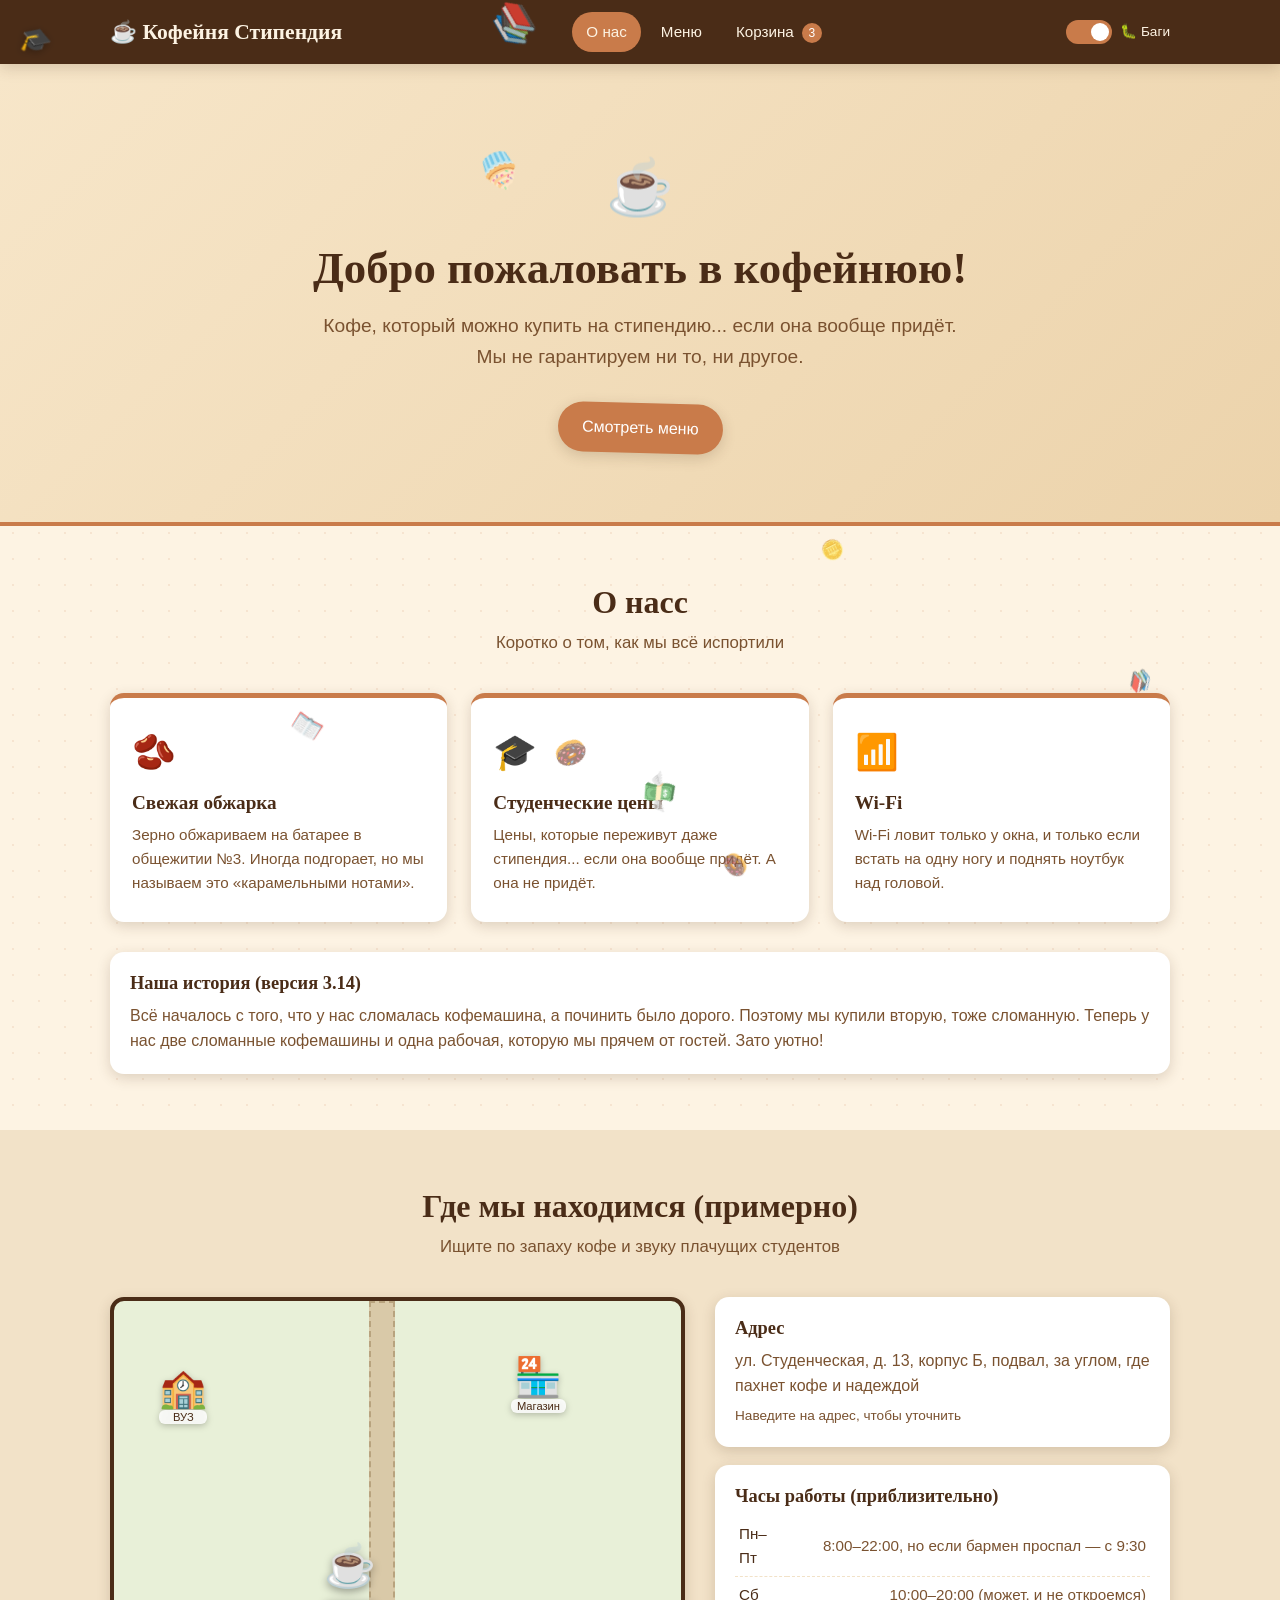
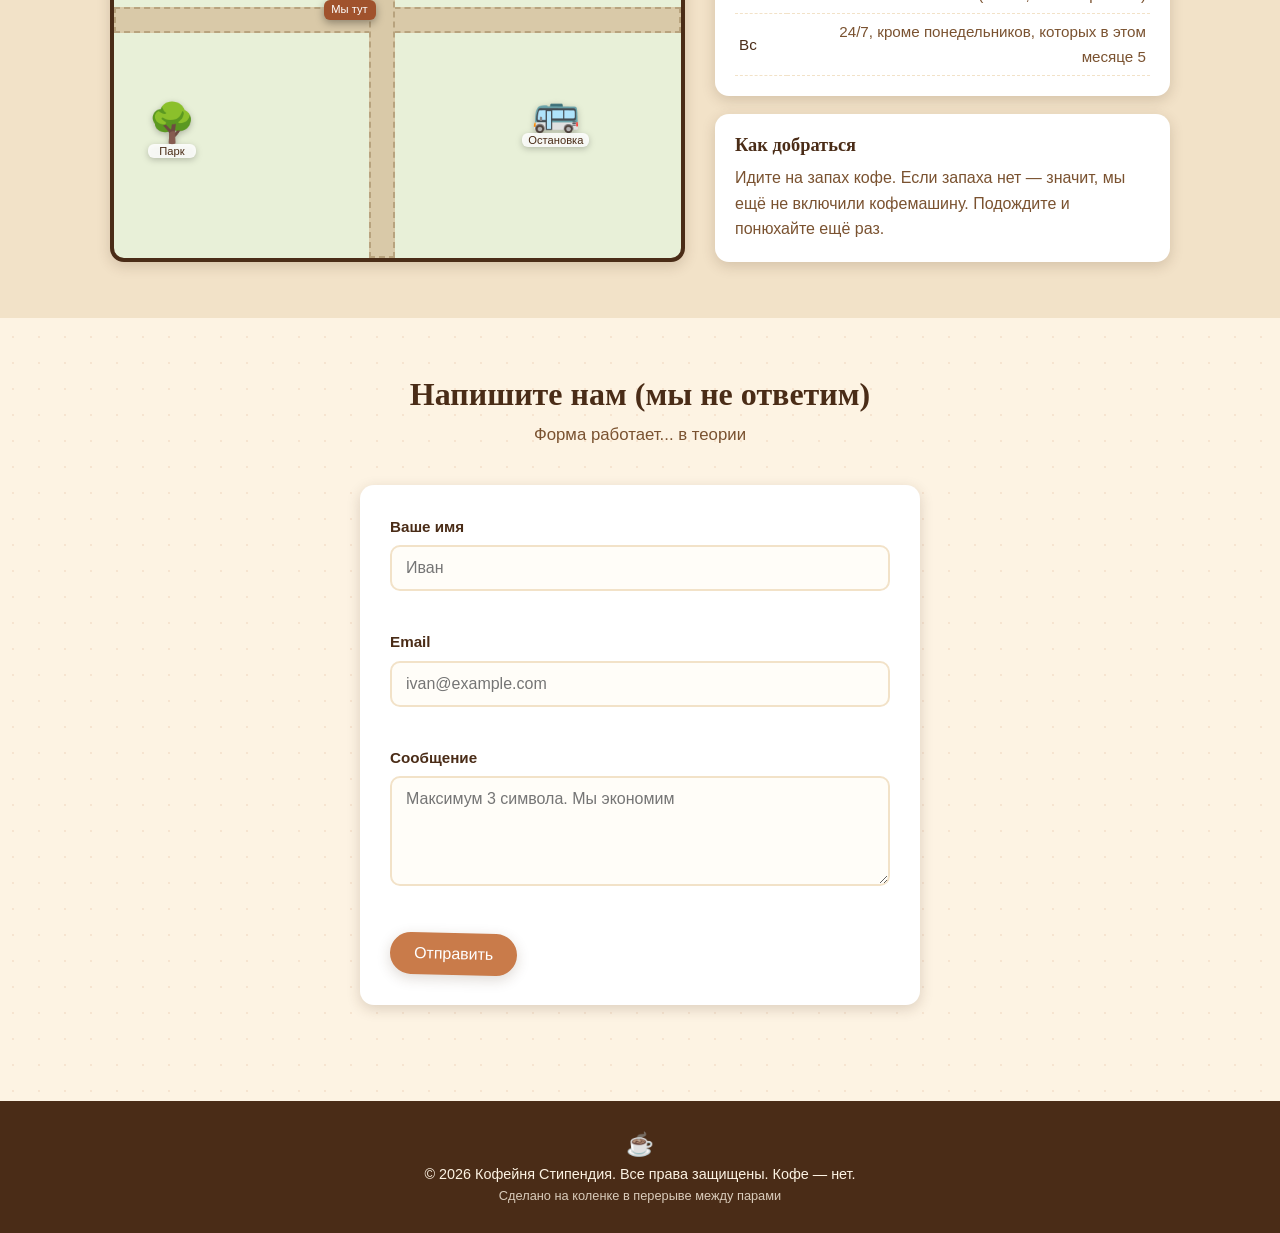
<file: index.html>
<!DOCTYPE html>
<html lang="ru">
<head>
  <meta charset="UTF-8">
  <meta name="viewport" content="width=device-width, initial-scale=1.0">
  <title>Кофейня Стипендия — О нас</title>
  <link rel="stylesheet" href="css/style.css">
</head>
<body>

  <!-- ================= Шапка ================= -->
  <header class="site-header">
    <div class="container header-inner">
      <a href="index.html" class="logo">☕ Кофейня Стипендия</a>
      <nav class="main-nav">
        <a href="index.html" class="nav-link active">О нас</a>
        <a href="menu.html" class="nav-link">Меню</a>
        <a href="cart.html" class="nav-link">Корзина <span id="cart-count" class="cart-count">0</span></a>
      </nav>
      <label class="switch" title="Переключить режим багов">
        <input type="checkbox" id="bug-toggle">
        <span class="slider"></span>
        <span class="switch-label" id="switch-label">🐛 Баги</span>
      </label>
    </div>
  </header>

  <main>
    <!-- ================= Hero ================= -->
    <section class="hero">
      <div class="container">
        <span class="hero-emoji">☕</span>
        <h1 data-bug="Добро пожаловать в кофейнюю!" data-normal="Добро пожаловать в кофейню!">Добро пожаловать в кофейню!</h1>
        <p data-bug="Кофе, который можно купить на стипендию... если она вообще придёт. Мы не гарантируем ни то, ни другое."
           data-normal="Кофе, который можно купить на стипендию. Уютно, тепло и рядом с универом.">
          Кофе, который можно купить на стипендию. Уютно, тепло и рядом с универом.
        </p>
        <a href="menu.html" class="btn" id="hero-cta">Смотреть меню</a>
      </div>
    </section>

    <!-- ================= О нас ================= -->
    <section class="section">
      <div class="container">
        <h2 class="section-title" data-bug="О насс" data-normal="О нас">О нас</h2>
        <p class="section-sub" data-bug="Коротко о том, как мы всё испортили"
           data-normal="Коротко о том, кто мы такие">Коротко о том, кто мы такие</p>

        <div class="cards-grid">
          <div class="card">
            <span class="card-emoji">🫘</span>
            <h3 data-bug="Свежая обжарка" data-normal="Свежая обжарка">Свежая обжарка</h3>
            <p data-bug="Зерно обжариваем на батарее в общежитии №3. Иногда подгорает, но мы называем это «карамельными нотами»."
               data-normal="Зерно обжариваем каждое утро, чтобы кофе был ароматным.">
              Зерно обжариваем каждое утро, чтобы кофе был ароматным.
            </p>
          </div>
          <div class="card">
            <span class="card-emoji">🎓</span>
            <h3 data-bug="Студенческие цены" data-normal="Студенческие цены">Студенческие цены</h3>
            <p data-bug="Цены, которые переживут даже стипендия... если она вообще придёт. А она не придёт."
               data-normal="Цены, которые переживут даже стипендия.">
              Цены, которые переживут даже стипендия.
            </p>
          </div>
          <div class="card">
            <span class="card-emoji">📶</span>
            <h3 data-bug="Wi-Fi" data-normal="Wi-Fi">Wi-Fi</h3>
            <p data-bug="Wi-Fi ловит только у окна, и только если встать на одну ногу и поднять ноутбук над головой."
               data-normal="Быстрый Wi-Fi для пар и дедлайнов.">
              Быстрый Wi-Fi для пар и дедлайнов.
            </p>
          </div>
        </div>

        <div class="info-block" style="margin-top: 30px;">
          <h3 data-bug="Наша история (версия 3.14)" data-normal="Наша история">Наша история</h3>
          <p data-bug="Всё началось с того, что у нас сломалась кофемашина, а починить было дорого. Поэтому мы купили вторую, тоже сломанную. Теперь у нас две сломанные кофемашины и одна рабочая, которую мы прячем от гостей. Зато уютно!"
             data-normal="Всё началось с маленькой кофемашины в общежитии. Теперь у нас уютная кофейня рядом с университетом, где каждый найдёт свой любимый напиток.">
            Всё началось с маленькой кофемашины в общежитии. Теперь у нас уютная кофейня рядом с университетом, где каждый найдёт свой любимый напиток.
          </p>
        </div>
      </div>
    </section>

    <!-- ================= Место ================= -->
    <section class="section" style="background: var(--cream-dark);">
      <div class="container">
        <h2 class="section-title" data-bug="Где мы находимся (примерно)" data-normal="Где мы находимся">Где мы находимся</h2>
        <p class="section-sub" data-bug="Ищите по запаху кофе и звуку плачущих студентов"
           data-normal="Ищите по запаху кофе">Ищите по запаху кофе</p>

        <div class="map-wrap">
          <div class="map" id="map">
            <div class="map-road h"></div>
            <div class="map-road v"></div>
            <div class="map-landmark" style="left: 8%; top: 12%;">🏫<small>ВУЗ</small></div>
            <div class="map-landmark" style="left: 70%; top: 10%;">🏪<small>Магазин</small></div>
            <div class="map-landmark" style="left: 72%; top: 70%;">🚌<small>Остановка</small></div>
            <div class="map-landmark" style="left: 6%; top: 72%;">🌳<small>Парк</small></div>
            <div class="map-shop" id="map-shop" style="left: 42%; top: 40%;">☕<small>Мы тут</small></div>
          </div>

          <div class="map-info">
            <div class="info-block">
              <h3>Адрес</h3>
              <p id="address" data-bug="ул. Студенческая, д. 13, корпус Б, подвал, за углом, где пахнет кофе и надеждой"
                 data-normal="ул. Студенческая, д. 13">
                ул. Студенческая, д. 13
              </p>
              <p style="font-size: 0.85rem; color: var(--brown-light); margin-top: 6px;" id="address-hint">
                Наведите на адрес, чтобы уточнить
              </p>
            </div>

            <div class="info-block">
              <h3 data-bug="Часы работы (приблизительно)" data-normal="Часы работы">Часы работы</h3>
              <table class="hours-table">
                <tr>
                  <td data-bug="Пн–Пт" data-normal="Пн–Пт">Пн–Пт</td>
                  <td data-bug="8:00–22:00, но если бармен проспал — с 9:30" data-normal="8:00–22:00">8:00–22:00</td>
                </tr>
                <tr>
                  <td data-bug="Сб" data-normal="Сб">Сб</td>
                  <td data-bug="10:00–20:00 (может, и не откроемся)" data-normal="10:00–20:00">10:00–20:00</td>
                </tr>
                <tr>
                  <td data-bug="Вс" data-normal="Вс">Вс</td>
                  <td data-bug="24/7, кроме понедельников, которых в этом месяце 5" data-normal="11:00–18:00">11:00–18:00</td>
                </tr>
              </table>
            </div>

            <div class="info-block">
              <h3 data-bug="Как добраться" data-normal="Как добраться">Как добраться</h3>
              <p data-bug="Идите на запах кофе. Если запаха нет — значит, мы ещё не включили кофемашину. Подождите и понюхайте ещё раз."
                 data-normal="5 минут пешком от главного корпуса, 2 минуты от остановки.">
                5 минут пешком от главного корпуса, 2 минуты от остановки.
              </p>
            </div>
          </div>
        </div>
      </div>
    </section>

    <!-- ================= Обратная связь ================= -->
    <section class="section">
      <div class="container">
        <h2 class="section-title" data-bug="Напишите нам (мы не ответим)" data-normal="Напишите нам">Напишите нам</h2>
        <p class="section-sub" data-bug="Форма работает... в теории"
           data-normal="Оставьте сообщение, и мы обязательно ответим">Оставьте сообщение, и мы обязательно ответим</p>

        <form class="form-card" id="contact-form" novalidate>
          <div class="form-group">
            <label for="cf-name">Ваше имя</label>
            <input type="text" id="cf-name" placeholder="Иван" autocomplete="off">
            <div class="form-error" id="cf-name-error"></div>
          </div>
          <div class="form-group">
            <label for="cf-email">Email</label>
            <input type="email" id="cf-email" placeholder="ivan@example.com" autocomplete="off">
            <div class="form-error" id="cf-email-error"></div>
          </div>
          <div class="form-group">
            <label for="cf-message">Сообщение</label>
            <textarea id="cf-message" placeholder="Напишите что-нибудь приятное"></textarea>
            <div class="form-error" id="cf-message-error"></div>
          </div>
          <button type="submit" class="btn" id="cf-submit">Отправить</button>
          <div class="form-success" id="cf-success" style="display: none;"></div>
        </form>
      </div>
    </section>
  </main>

  <!-- ================= Подвал ================= -->
  <footer class="site-footer">
    <div class="container">
      <span class="footer-emoji">☕</span>
      <p data-bug="© 2026 Кофейня Стипендия. Все права защищены. Кофе — нет."
         data-normal="© 2026 Кофейня Стипендия. Все права защищены.">
        © 2026 Кофейня Стипендия. Все права защищены.
      </p>
      <p style="font-size: 0.8rem; opacity: 0.8;" data-bug="Сделано на коленке в перерыве между парами"
         data-normal="Сделано с любовью и кофеином">Сделано с любовью и кофеином</p>
    </div>
  </footer>

  <script src="js/bugs.js"></script>
  <script src="js/about.js"></script>
</body>
</html>
</file>
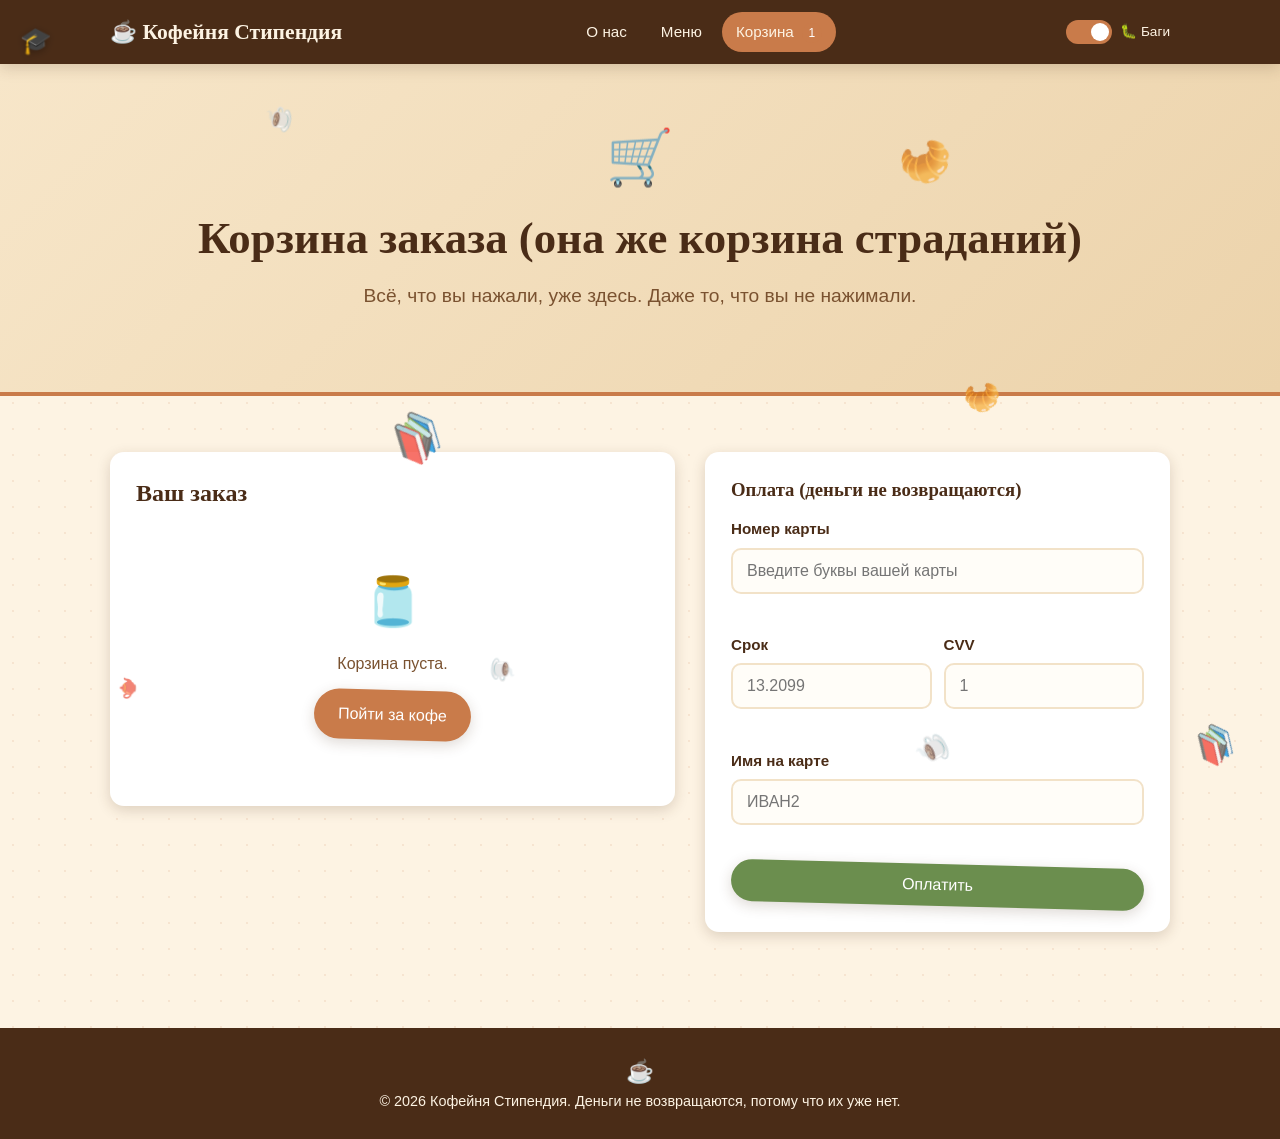
<file: cart.html>
<!DOCTYPE html>
<html lang="ru">
<head>
  <meta charset="UTF-8">
  <meta name="viewport" content="width=device-width, initial-scale=1.0">
  <title>Кофейня Стипендия — Корзина</title>
  <link rel="stylesheet" href="css/style.css">
</head>
<body>

  <!-- ================= Шапка ================= -->
  <header class="site-header">
    <div class="container header-inner">
      <a href="index.html" class="logo">☕ Кофейня Стипендия</a>
      <nav class="main-nav">
        <a href="index.html" class="nav-link">О нас</a>
        <a href="menu.html" class="nav-link">Меню</a>
        <a href="cart.html" class="nav-link active">Корзина <span id="cart-count" class="cart-count">0</span></a>
      </nav>
      <label class="switch" title="Переключить режим багов">
        <input type="checkbox" id="bug-toggle">
        <span class="slider"></span>
        <span class="switch-label" id="switch-label">🐛 Баги</span>
      </label>
    </div>
  </header>

  <main>
    <section class="hero" style="padding: 50px 0;">
      <div class="container">
        <span class="hero-emoji">🛒</span>
        <h1 data-bug="Корзина заказа (она же корзина страданий)" data-normal="Корзина заказа">Корзина заказа</h1>
        <p data-bug="Всё, что вы нажали, уже здесь. Даже то, что вы не нажимали."
           data-normal="Здесь всё, что вы выбрали в меню.">
          Здесь всё, что вы выбрали в меню.
        </p>
      </div>
    </section>

    <section class="section">
      <div class="container">
        <div class="cart-layout">
          <!-- ============ Корзина ============ -->
          <div class="cart-panel">
            <h2 style="margin-bottom: 16px;">Ваш заказ</h2>
            <div id="cart-content">
              <!-- Рендерится из js/cart.js -->
            </div>
          </div>

          <!-- ============ Оплата ============ -->
          <div class="pay-panel">
            <h3 data-bug="Оплата (деньги не возвращаются)" data-normal="Оплата">Оплата</h3>
            <form id="pay-form" novalidate>
              <div class="form-group">
                <label for="pay-card">Номер карты</label>
                <input type="text" id="pay-card" placeholder="1234 5678 9012 3456" autocomplete="off" maxlength="19">
                <div class="form-error" id="pay-card-error"></div>
              </div>
              <div class="card-input-row">
                <div class="form-group">
                  <label for="pay-exp">Срок</label>
                  <input type="text" id="pay-exp" placeholder="ММ/ГГ" autocomplete="off" maxlength="7">
                  <div class="form-error" id="pay-exp-error"></div>
                </div>
                <div class="form-group">
                  <label for="pay-cvv">CVV</label>
                  <input type="text" id="pay-cvv" placeholder="123" autocomplete="off" maxlength="3">
                  <div class="form-error" id="pay-cvv-error"></div>
                </div>
              </div>
              <div class="form-group">
                <label for="pay-name">Имя на карте</label>
                <input type="text" id="pay-name" placeholder="IVAN IVANOV" autocomplete="off">
                <div class="form-error" id="pay-name-error"></div>
              </div>
              <button type="submit" class="btn btn-green" id="pay-submit" style="width: 100%;">Оплатить</button>
              <div class="form-success" id="pay-success" style="display: none;"></div>
            </form>
          </div>
        </div>
      </div>
    </section>
  </main>

  <!-- ================= Диалог подтверждения ================= -->
  <div class="dialog-overlay" id="dialog-overlay">
    <div class="confirm-dialog" id="confirm-dialog">
      <span class="dialog-emoji">🤔</span>
      <h3 data-bug="Вы уверены?" data-normal="Подтверждение заказа">Подтверждение заказа</h3>
      <p data-bug="Подумайте ещё раз. И ещё. И ещё раз. Мы подождём. Нам некуда спешить. А вам?"
         data-normal="Проверьте состав заказа и подтвердите оформление.">
        Проверьте состав заказа и подтвердите оформление.
      </p>
      <div class="dialog-btns">
        <button class="btn btn-green" id="dialog-yes">Да</button>
        <button class="btn btn-danger" id="dialog-no">Нет</button>
      </div>
      <div class="dialog-note" id="dialog-note"></div>
    </div>
  </div>

  <!-- ================= Подвал ================= -->
  <footer class="site-footer">
    <div class="container">
      <span class="footer-emoji">☕</span>
      <p data-bug="© 2026 Кофейня Стипендия. Деньги не возвращаются, потому что их уже нет."
         data-normal="© 2026 Кофейня Стипендия. Все права защищены.">
        © 2026 Кофейня Стипендия. Все права защищены.
      </p>
    </div>
  </footer>

  <script src="js/bugs.js"></script>
  <script src="js/cart.js"></script>
</body>
</html>
</file>
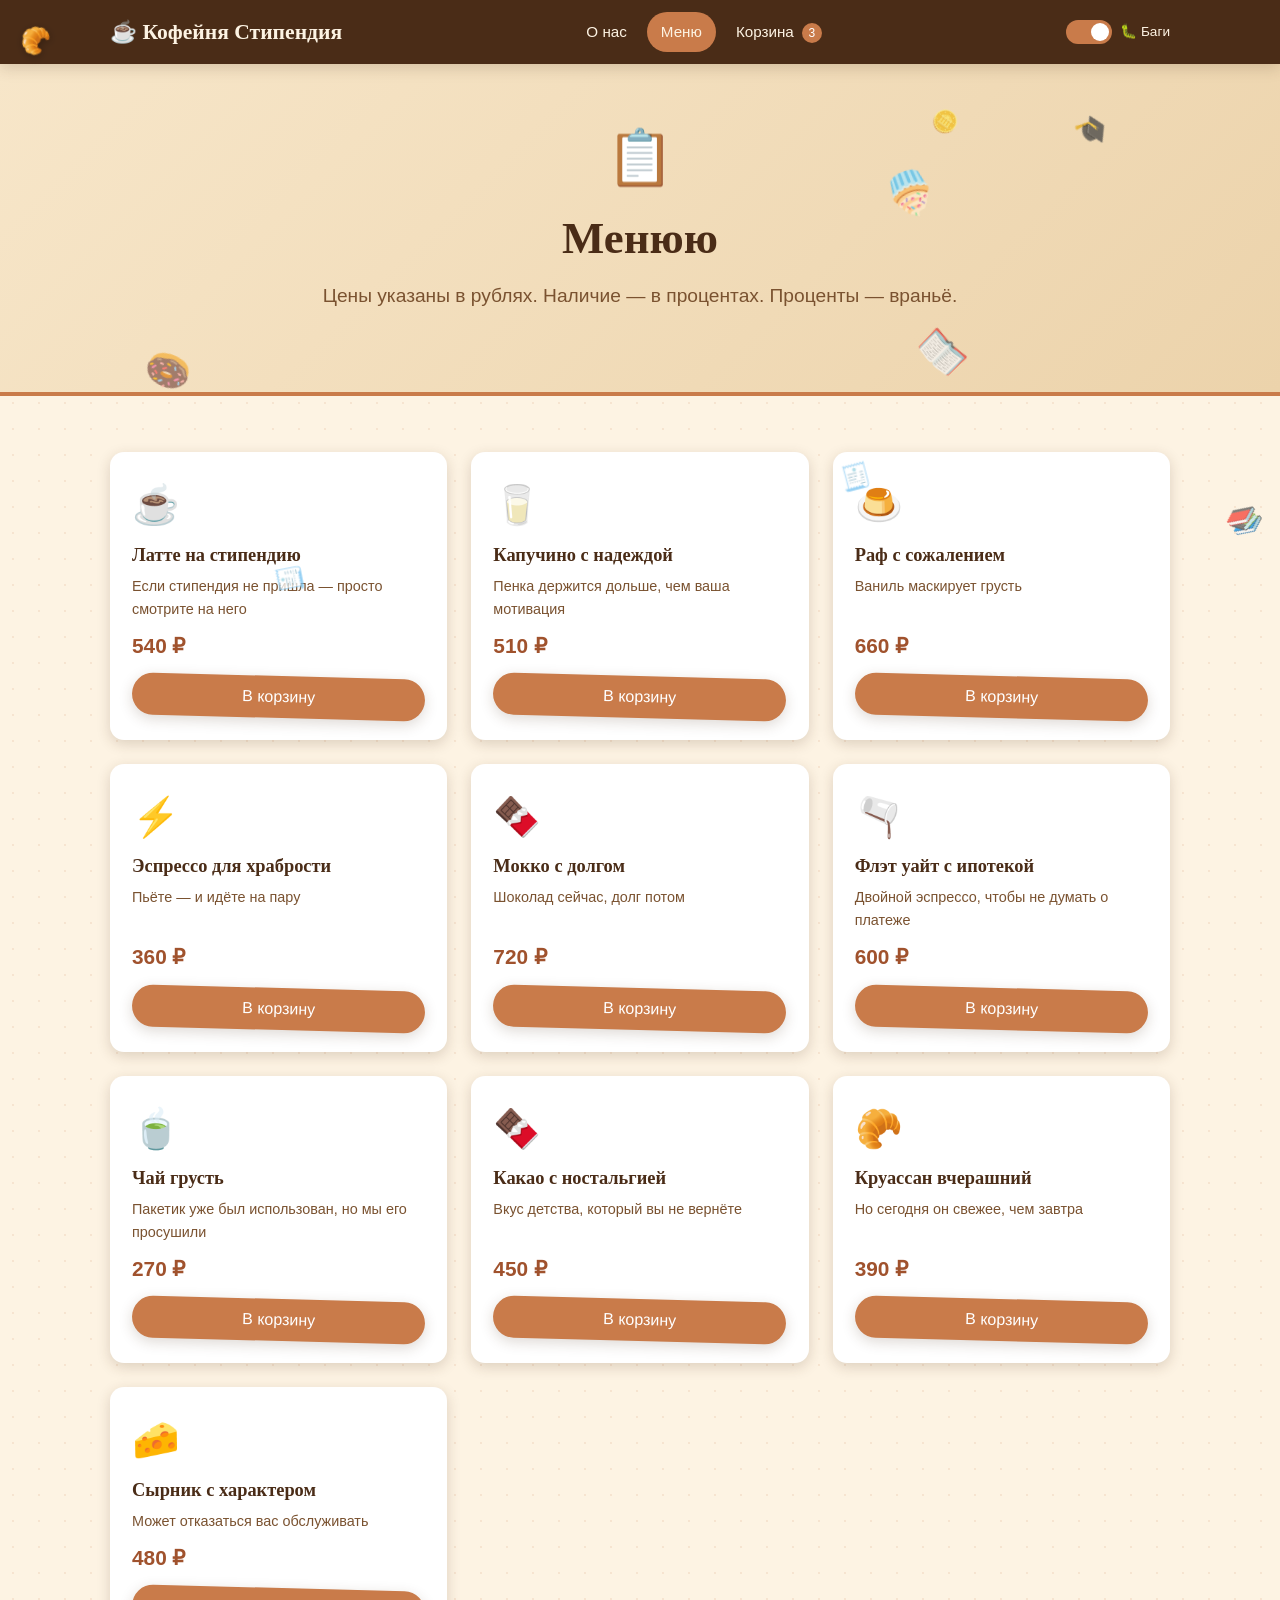
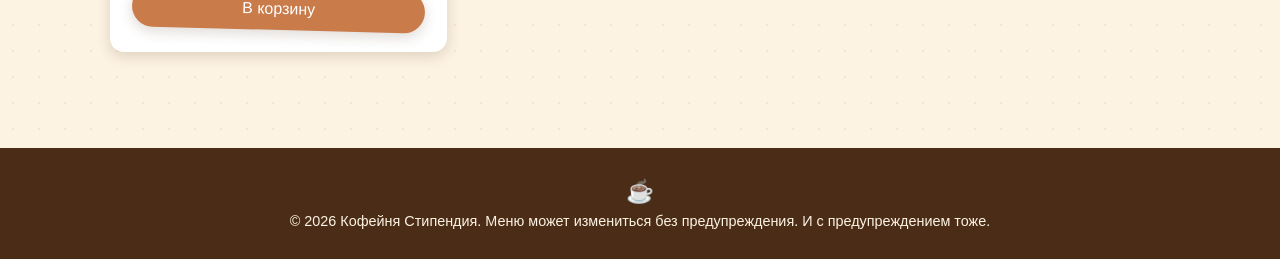
<file: menu.html>
<!DOCTYPE html>
<html lang="ru">
<head>
  <meta charset="UTF-8">
  <meta name="viewport" content="width=device-width, initial-scale=1.0">
  <title>Кофейня Стипендия — Меню</title>
  <link rel="stylesheet" href="css/style.css">
</head>
<body>

  <!-- ================= Шапка ================= -->
  <header class="site-header">
    <div class="container header-inner">
      <a href="index.html" class="logo">☕ Кофейня Стипендия</a>
      <nav class="main-nav">
        <a href="index.html" class="nav-link">О нас</a>
        <a href="menu.html" class="nav-link active">Меню</a>
        <a href="cart.html" class="nav-link">Корзина <span id="cart-count" class="cart-count">0</span></a>
      </nav>
      <label class="switch" title="Переключить режим багов">
        <input type="checkbox" id="bug-toggle">
        <span class="slider"></span>
        <span class="switch-label" id="switch-label">🐛 Баги</span>
      </label>
    </div>
  </header>

  <main>
    <section class="hero" style="padding: 50px 0;">
      <div class="container">
        <span class="hero-emoji">📋</span>
        <h1 data-bug="Менюю" data-normal="Меню">Меню</h1>
        <p data-bug="Цены указаны в рублях. Наличие — в процентах. Проценты — враньё."
           data-normal="Всё готовим на месте. Цены указаны в рублях.">
          Всё готовим на месте. Цены указаны в рублях.
        </p>
      </div>
    </section>

    <section class="section">
      <div class="container">
        <div class="menu-grid" id="menu-grid">
          <!-- Позиции меню рендерятся из js/menu.js -->
        </div>
      </div>
    </section>
  </main>

  <!-- ================= Подвал ================= -->
  <footer class="site-footer">
    <div class="container">
      <span class="footer-emoji">☕</span>
      <p data-bug="© 2026 Кофейня Стипендия. Меню может измениться без предупреждения. И с предупреждением тоже."
         data-normal="© 2026 Кофейня Стипендия. Все права защищены.">
        © 2026 Кофейня Стипендия. Все права защищены.
      </p>
    </div>
  </footer>

  <script src="js/bugs.js"></script>
  <script src="js/menu.js"></script>
</body>
</html>
</file>
<file: css/style.css>
/* ============================================================
   Кофейня Стипендия — общие стили
   Тёплая уютная тема + стили для «режима багов»
   ============================================================ */

* { margin: 0; padding: 0; box-sizing: border-box; }

:root {
  --cream: #fdf3e3;
  --cream-dark: #f2e2c8;
  --brown: #4a2c17;
  --brown-light: #7a5230;
  --accent: #c97b4a;
  --accent-dark: #a0522d;
  --green: #6b8e4e;
  --red: #c0392b;
  --shadow: 0 4px 14px rgba(74, 44, 23, 0.18);
  --radius: 14px;
}

html { scroll-behavior: smooth; }

body {
  font-family: "Segoe UI", "Helvetica Neue", Arial, sans-serif;
  background-color: var(--cream);
  background-image: radial-gradient(rgba(201, 123, 74, 0.12) 1.5px, transparent 1.5px);
  background-size: 26px 26px;
  color: var(--brown);
  line-height: 1.6;
  min-height: 100vh;
  display: flex;
  flex-direction: column;
}

h1, h2, h3 { font-family: Georgia, "Times New Roman", serif; line-height: 1.25; }

.container { max-width: 1100px; margin: 0 auto; padding: 0 20px; width: 100%; }

main { flex: 1; }

/* ================= Шапка ================= */
.site-header {
  background: var(--brown);
  color: var(--cream);
  padding: 12px 0;
  position: sticky;
  top: 0;
  z-index: 1000;
  box-shadow: var(--shadow);
}

.header-inner {
  display: flex;
  align-items: center;
  justify-content: space-between;
  gap: 16px;
  flex-wrap: wrap;
}

.logo {
  font-family: Georgia, serif;
  font-size: 1.35rem;
  font-weight: bold;
  color: var(--cream);
  text-decoration: none;
  white-space: nowrap;
}

.logo:hover { color: #ffd9a8; }

.main-nav { display: flex; gap: 6px; flex-wrap: wrap; }

.nav-link {
  color: var(--cream);
  text-decoration: none;
  padding: 8px 14px;
  border-radius: 20px;
  font-size: 0.95rem;
  transition: background 0.2s;
}

.nav-link:hover { background: rgba(255, 255, 255, 0.15); }

.nav-link.active { background: var(--accent); }

.cart-count {
  display: inline-block;
  background: var(--accent);
  color: #fff;
  border-radius: 50%;
  min-width: 20px;
  height: 20px;
  line-height: 20px;
  text-align: center;
  font-size: 0.75rem;
  padding: 0 5px;
  margin-left: 4px;
}

/* Переключатель Баги / Норма */
.switch {
  display: inline-flex;
  align-items: center;
  gap: 8px;
  cursor: pointer;
  user-select: none;
}

.switch input { display: none; }

.slider {
  width: 46px;
  height: 24px;
  background: #8a6a4f;
  border-radius: 12px;
  position: relative;
  transition: background 0.3s;
  flex-shrink: 0;
}

.slider::after {
  content: "";
  position: absolute;
  top: 3px;
  left: 3px;
  width: 18px;
  height: 18px;
  background: #fff;
  border-radius: 50%;
  transition: transform 0.3s;
}

.switch input:checked + .slider { background: var(--accent); }
.switch input:checked + .slider::after { transform: translateX(22px); }

.switch-label { font-size: 0.85rem; color: var(--cream); white-space: nowrap; }

/* ================= Кнопки ================= */
.btn {
  display: inline-block;
  border: none;
  cursor: pointer;
  font-family: inherit;
  font-size: 1rem;
  padding: 12px 24px;
  border-radius: 30px;
  background: var(--accent);
  color: #fff;
  box-shadow: var(--shadow);
  transition: background 0.2s, transform 0.15s;
  text-decoration: none;
  text-align: center;
}

.btn:hover { background: var(--accent-dark); transform: translateY(-2px); }

.btn:active { transform: translateY(0) scale(0.97); }

.btn-ghost {
  background: transparent;
  color: var(--brown);
  border: 2px solid var(--accent);
  box-shadow: none;
}

.btn-ghost:hover { background: rgba(201, 123, 74, 0.15); }

.btn-danger { background: var(--red); }
.btn-danger:hover { background: #96281b; }

.btn-green { background: var(--green); }
.btn-green:hover { background: #557a3c; }

.btn:disabled { opacity: 0.6; cursor: not-allowed; }

/* ================= Секции ================= */
.section { padding: 56px 0; }

.section-title {
  font-size: 2rem;
  margin-bottom: 8px;
  text-align: center;
}

.section-sub {
  text-align: center;
  color: var(--brown-light);
  margin-bottom: 36px;
  font-size: 1.05rem;
}

/* ================= Hero ================= */
.hero {
  background: linear-gradient(135deg, #f7e6c9 0%, #ecd3ab 100%);
  padding: 80px 0 70px;
  text-align: center;
  border-bottom: 4px solid var(--accent);
}

.hero h1 {
  font-size: 2.8rem;
  margin-bottom: 14px;
}

.hero p {
  font-size: 1.2rem;
  color: var(--brown-light);
  max-width: 640px;
  margin: 0 auto 30px;
}

.hero-emoji { font-size: 3.4rem; display: block; margin-bottom: 10px; }

/* ================= Карточки ================= */
.cards-grid {
  display: grid;
  grid-template-columns: repeat(auto-fit, minmax(240px, 1fr));
  gap: 24px;
}

.card {
  background: #fff;
  border-radius: var(--radius);
  padding: 26px 22px;
  box-shadow: var(--shadow);
  border-top: 5px solid var(--accent);
  transition: transform 0.2s;
}

.card:hover { transform: translateY(-4px); }

.card .card-emoji { font-size: 2.2rem; display: block; margin-bottom: 10px; }

.card h3 { margin-bottom: 8px; font-size: 1.2rem; }

.card p { color: var(--brown-light); font-size: 0.95rem; }

/* ================= Карта ================= */
.map-wrap { display: flex; gap: 30px; flex-wrap: wrap; align-items: stretch; }

.map {
  flex: 1 1 420px;
  min-height: 340px;
  background: #e8f0d8;
  border: 4px solid var(--brown);
  border-radius: var(--radius);
  position: relative;
  overflow: hidden;
  box-shadow: var(--shadow);
}

.map-road {
  position: absolute;
  background: #d9c9a8;
  border: 2px dashed #b8a37e;
}

.map-road.h { top: 55%; left: 0; right: 0; height: 26px; }
.map-road.v { left: 45%; top: 0; bottom: 0; width: 26px; }

.map-landmark {
  position: absolute;
  font-size: 2.4rem;
  text-align: center;
  line-height: 1.1;
  filter: drop-shadow(0 2px 3px rgba(0, 0, 0, 0.25));
  user-select: none;
}

.map-landmark small {
  display: block;
  font-size: 0.7rem;
  color: var(--brown);
  background: rgba(255, 255, 255, 0.85);
  border-radius: 6px;
  padding: 1px 6px;
  white-space: nowrap;
}

.map-shop {
  position: absolute;
  font-size: 2.6rem;
  z-index: 5;
  transition: left 0.6s ease, top 0.6s ease;
  filter: drop-shadow(0 3px 4px rgba(0, 0, 0, 0.35));
  user-select: none;
}

.map-shop small {
  display: block;
  font-size: 0.7rem;
  color: #fff;
  background: var(--accent-dark);
  border-radius: 6px;
  padding: 1px 6px;
  white-space: nowrap;
  text-align: center;
}

.map-info { flex: 1 1 300px; display: flex; flex-direction: column; gap: 18px; }

.info-block {
  background: #fff;
  border-radius: var(--radius);
  padding: 20px;
  box-shadow: var(--shadow);
}

.info-block h3 { margin-bottom: 8px; font-size: 1.15rem; }

.info-block p { color: var(--brown-light); }

.hours-table { width: 100%; border-collapse: collapse; font-size: 0.95rem; }

.hours-table td { padding: 6px 4px; border-bottom: 1px dashed var(--cream-dark); }

.hours-table td:last-child { text-align: right; color: var(--brown-light); }

/* ================= Формы ================= */
.form-card {
  background: #fff;
  border-radius: var(--radius);
  padding: 30px;
  box-shadow: var(--shadow);
  max-width: 560px;
  margin: 0 auto;
}

.form-group { margin-bottom: 18px; }

.form-group label {
  display: block;
  font-weight: 600;
  margin-bottom: 6px;
  font-size: 0.95rem;
}

.form-group input,
.form-group textarea,
.form-group select {
  width: 100%;
  padding: 12px 14px;
  border: 2px solid var(--cream-dark);
  border-radius: 10px;
  font-family: inherit;
  font-size: 1rem;
  background: #fffdf8;
  color: var(--brown);
  transition: border-color 0.2s;
}

.form-group input:focus,
.form-group textarea:focus {
  outline: none;
  border-color: var(--accent);
}

.form-group textarea { min-height: 110px; resize: vertical; }

.form-error {
  color: var(--red);
  font-size: 0.85rem;
  margin-top: 5px;
  min-height: 1.2em;
}

.form-success {
  background: #eaf4e2;
  border: 2px solid var(--green);
  color: #3d5a2a;
  border-radius: 10px;
  padding: 12px 16px;
  margin-top: 14px;
  font-size: 0.95rem;
}

/* ================= Меню ================= */
.menu-grid {
  display: grid;
  grid-template-columns: repeat(auto-fill, minmax(250px, 1fr));
  gap: 24px;
}

.menu-item {
  background: #fff;
  border-radius: var(--radius);
  padding: 22px;
  box-shadow: var(--shadow);
  display: flex;
  flex-direction: column;
  gap: 8px;
  position: relative;
  transition: transform 0.2s;
}

.menu-item:hover { transform: translateY(-4px) rotate(-0.4deg); }

.menu-item .item-emoji { font-size: 2.4rem; }

.menu-item h3 { font-size: 1.15rem; }

.menu-item .item-desc { color: var(--brown-light); font-size: 0.9rem; flex: 1; }

.menu-item .item-price { font-size: 1.3rem; font-weight: bold; color: var(--accent-dark); }

.menu-item .btn { margin-top: 6px; }

.badge {
  position: absolute;
  top: 12px;
  right: 12px;
  background: var(--red);
  color: #fff;
  font-size: 0.7rem;
  padding: 3px 8px;
  border-radius: 10px;
  transform: rotate(6deg);
}

.badge.green { background: var(--green); transform: rotate(-6deg); }

/* ================= Корзина ================= */
.cart-layout { display: flex; gap: 30px; flex-wrap: wrap; align-items: flex-start; }

.cart-panel {
  flex: 1 1 480px;
  background: #fff;
  border-radius: var(--radius);
  padding: 26px;
  box-shadow: var(--shadow);
}

.cart-table { width: 100%; border-collapse: collapse; }

.cart-table th {
  text-align: left;
  padding: 10px 8px;
  border-bottom: 2px solid var(--cream-dark);
  font-size: 0.85rem;
  text-transform: uppercase;
  color: var(--brown-light);
}

.cart-table td {
  padding: 12px 8px;
  border-bottom: 1px dashed var(--cream-dark);
  vertical-align: middle;
}

.cart-table .qty-controls { display: flex; align-items: center; gap: 8px; }

.qty-btn {
  width: 30px;
  height: 30px;
  border-radius: 50%;
  border: 2px solid var(--accent);
  background: #fff;
  color: var(--accent-dark);
  font-size: 1.1rem;
  cursor: pointer;
  line-height: 1;
}

.qty-btn:hover { background: var(--accent); color: #fff; }

.cart-total-row {
  display: flex;
  justify-content: space-between;
  align-items: center;
  padding: 16px 0 6px;
  font-size: 1.2rem;
  font-weight: bold;
  border-top: 2px solid var(--cream-dark);
  margin-top: 10px;
}

.markup-line {
  display: flex;
  justify-content: space-between;
  color: var(--red);
  font-size: 0.95rem;
  padding: 6px 0;
}

.cart-actions { display: flex; gap: 12px; margin-top: 18px; flex-wrap: wrap; }

.cart-empty { text-align: center; padding: 40px 10px; color: var(--brown-light); }

.cart-empty .big { font-size: 3rem; display: block; margin-bottom: 10px; }

/* ================= Оплата ================= */
.pay-panel {
  flex: 1 1 380px;
  background: #fff;
  border-radius: var(--radius);
  padding: 26px;
  box-shadow: var(--shadow);
}

.pay-panel h3 { margin-bottom: 16px; }

.card-input-row { display: flex; gap: 12px; }

.card-input-row .form-group { flex: 1; }

/* ================= Диалог подтверждения ================= */
.dialog-overlay {
  position: fixed;
  inset: 0;
  background: rgba(74, 44, 23, 0.45);
  z-index: 10001;
  display: none;
  align-items: center;
  justify-content: center;
}

.dialog-overlay.show { display: flex; }

.confirm-dialog {
  background: #fff;
  border: 4px solid var(--brown);
  border-radius: 16px;
  padding: 28px;
  width: 340px;
  max-width: 90vw;
  text-align: center;
  box-shadow: 0 10px 40px rgba(0, 0, 0, 0.35);
  position: relative;
}

.confirm-dialog .dialog-emoji { font-size: 2.6rem; display: block; margin-bottom: 10px; }

.confirm-dialog h3 { margin-bottom: 10px; }

.confirm-dialog p { color: var(--brown-light); margin-bottom: 20px; }

.dialog-btns { display: flex; gap: 12px; justify-content: center; }

.dialog-btns .btn { min-width: 100px; }

.dialog-note {
  margin-top: 14px;
  font-size: 0.8rem;
  color: var(--red);
  min-height: 1.2em;
}

/* ================= Подвал ================= */
.site-footer {
  background: var(--brown);
  color: var(--cream);
  padding: 26px 0;
  margin-top: 40px;
  text-align: center;
  font-size: 0.9rem;
}

.site-footer .footer-emoji { font-size: 1.4rem; }

/* ================= Баги: плавающие иконки ================= */
.float-icon {
  position: fixed;
  left: 0;
  top: 0;
  z-index: 9990;
  pointer-events: none;
  user-select: none;
  opacity: 0.75;
  will-change: transform;
}

.cursor-emoji {
  position: fixed;
  left: 0;
  top: 0;
  z-index: 10002;
  pointer-events: none;
  font-size: 1.6rem;
  filter: drop-shadow(0 2px 4px rgba(0, 0, 0, 0.3));
  will-change: transform;
}

.bug-tooltip {
  position: fixed;
  z-index: 10001;
  pointer-events: none;
  background: #fff;
  border: 2px dashed var(--accent);
  color: var(--brown);
  padding: 4px 10px;
  border-radius: 10px;
  font-size: 0.8rem;
  box-shadow: var(--shadow);
  animation: tooltip-pop 0.2s ease-out;
}

@keyframes tooltip-pop {
  from { transform: scale(0.6); opacity: 0; }
  to { transform: scale(1); opacity: 1; }
}

.bug-popup {
  position: fixed;
  z-index: 10000;
  pointer-events: none;
  background: #fff8ec;
  border: 3px solid var(--red);
  border-radius: 10px;
  padding: 10px 14px;
  max-width: 250px;
  box-shadow: var(--shadow);
  font-size: 0.9rem;
  animation: popup-in 0.3s ease-out;
}

@keyframes popup-in {
  from { transform: scale(0.5) rotate(-4deg); opacity: 0; }
  to { transform: scale(1) rotate(0); opacity: 1; }
}

/* ================= Баги: кривые кнопки ================= */
.bug-mode .btn { transform: rotate(-1.5deg); }
.bug-mode .btn:nth-of-type(odd) { transform: rotate(1.5deg); }
.bug-mode .btn:hover { animation: wobble 0.25s linear infinite; }

@keyframes wobble {
  0% { transform: rotate(-3deg) scale(1.03); }
  50% { transform: rotate(3deg) scale(0.97); }
  100% { transform: rotate(-3deg) scale(1.03); }
}

/* ================= Баги: диалог бегает ================= */
.bug-mode .confirm-dialog { animation: dialog-run 5s linear infinite; }

@keyframes dialog-run {
  0% { left: 8%; top: 18%; }
  20% { left: 55%; top: 10%; }
  40% { left: 68%; top: 55%; }
  60% { left: 30%; top: 68%; }
  80% { left: 10%; top: 45%; }
  100% { left: 8%; top: 18%; }
}

/* ================= Баги: карта трясётся ================= */
.bug-mode .map { animation: map-shake 0.4s linear infinite; }

@keyframes map-shake {
  0%, 100% { transform: translate(0, 0) rotate(0); }
  25% { transform: translate(1px, -1px) rotate(0.3deg); }
  75% { transform: translate(-1px, 1px) rotate(-0.3deg); }
}

/* ================= Баги: заголовки прыгают ================= */
.bug-mode .section-title { animation: title-jump 2s ease-in-out infinite; }

@keyframes title-jump {
  0%, 100% { transform: translateY(0) rotate(0); }
  30% { transform: translateY(-6px) rotate(-1deg); }
  60% { transform: translateY(3px) rotate(1deg); }
}

/* ================= Адаптивность ================= */
@media (max-width: 720px) {
  .hero h1 { font-size: 2rem; }
  .header-inner { justify-content: center; }
  .map-wrap { flex-direction: column; }
  .card-input-row { flex-direction: column; gap: 0; }
}
</file>
